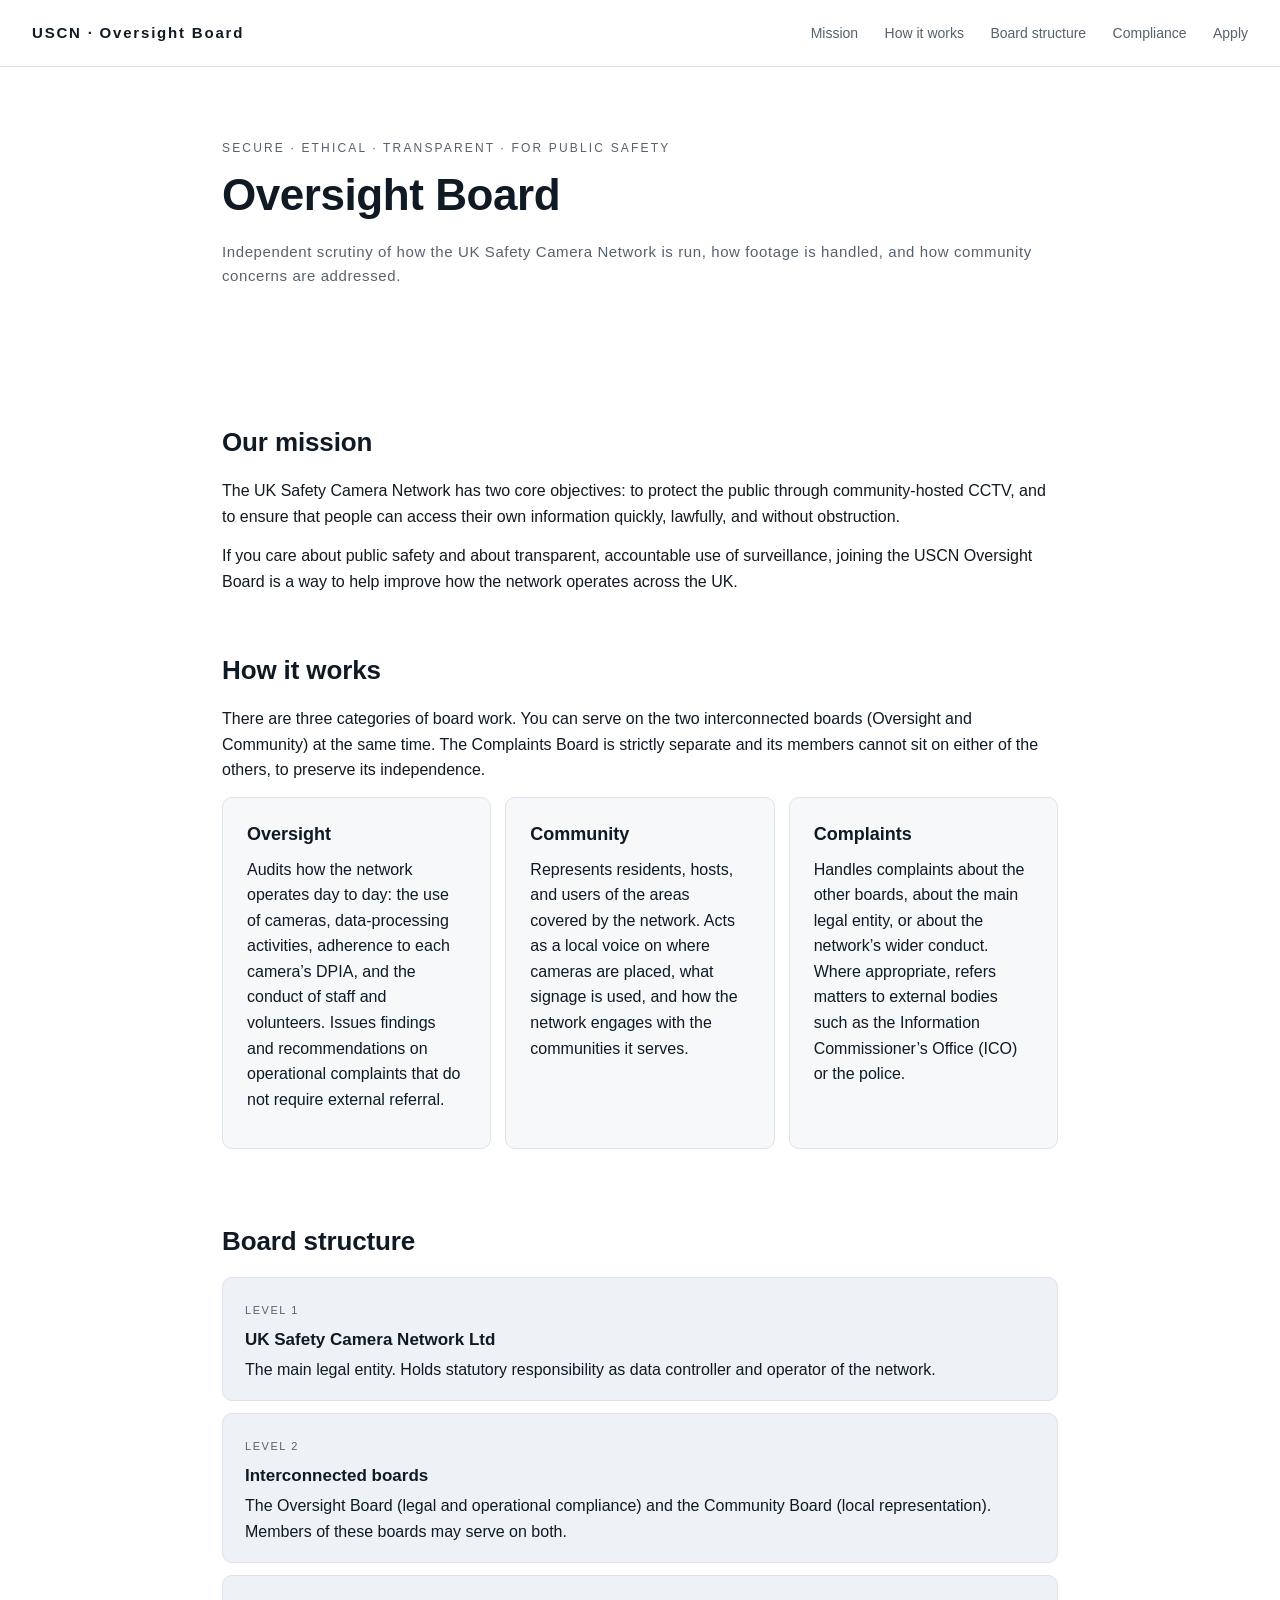
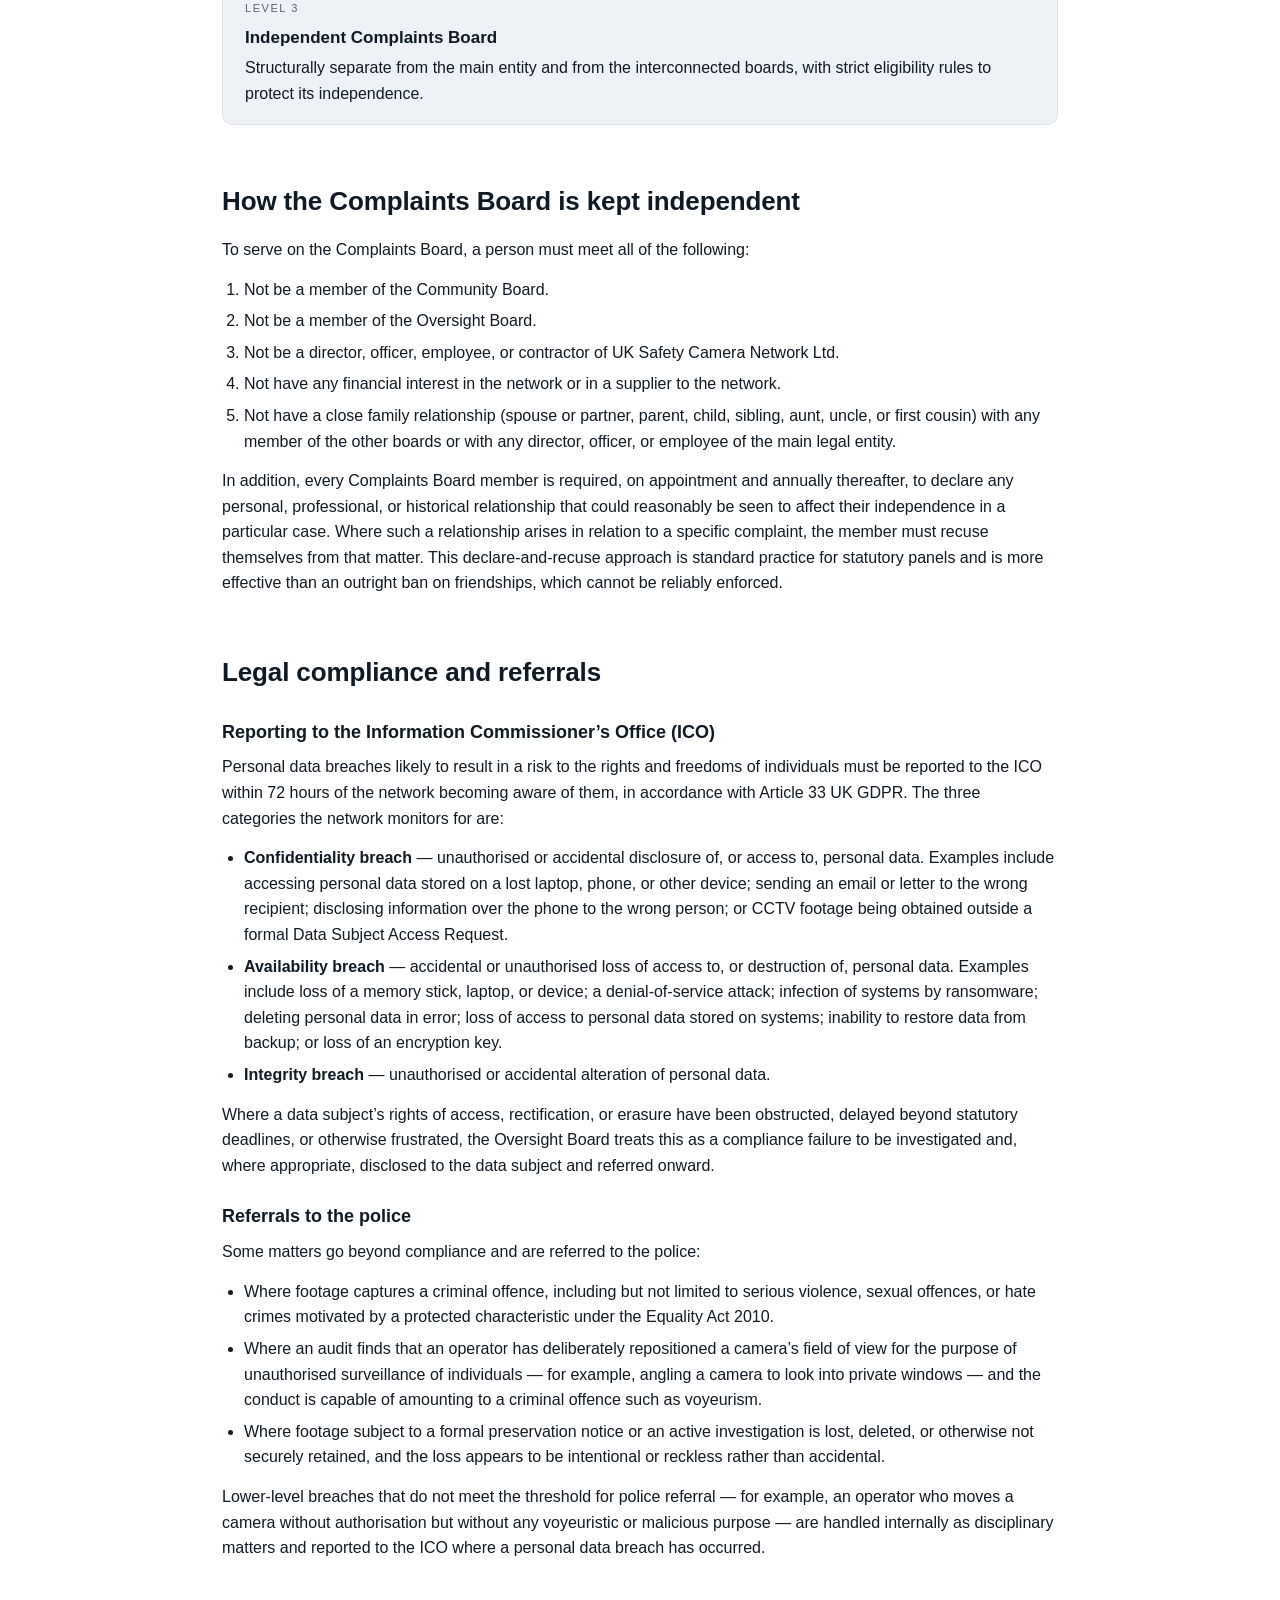
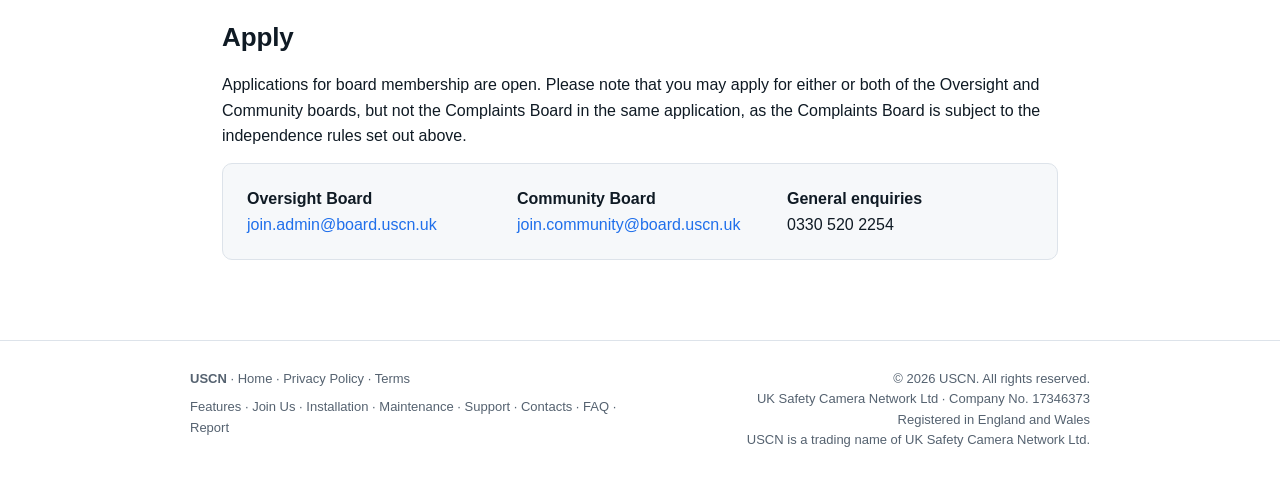
<file: index.html>
<!DOCTYPE html>
<html lang="en">
<head>
<meta charset="UTF-8">
<meta name="viewport" content="width=device-width, initial-scale=1.0">
<title>Oversight Board — UK Safety Camera Network</title>
<style>
  :root {
    --ink: #0f1a24;
    --muted: #556270;
    --line: #dde3ea;
    --accent: #1f6feb;
    --panel: #f6f8fa;
    --panel-strong: #eef2f6;
    --shell: #ffffff;
  }
  * { box-sizing: border-box; }
  html, body { margin: 0; padding: 0; }
  body {
    font-family: -apple-system, BlinkMacSystemFont, "Segoe UI", Roboto, "Helvetica Neue", Arial, sans-serif;
    color: var(--ink);
    background: var(--shell);
    line-height: 1.6;
    -webkit-font-smoothing: antialiased;
  }
  header {
    border-bottom: 1px solid var(--line);
    padding: 20px 32px;
    display: flex;
    align-items: center;
    justify-content: space-between;
    flex-wrap: wrap;
    gap: 12px;
  }
  .brand {
    font-weight: 700;
    letter-spacing: 0.12em;
    font-size: 15px;
  }
  nav a {
    color: var(--muted);
    text-decoration: none;
    margin-left: 22px;
    font-size: 14px;
  }
  nav a:hover { color: var(--ink); }
  .hero {
    padding: 72px 32px 40px;
    max-width: 900px;
    margin: 0 auto;
  }
  .eyebrow {
    text-transform: uppercase;
    letter-spacing: 0.18em;
    font-size: 12px;
    color: var(--muted);
    margin-bottom: 12px;
  }
  h1 {
    font-size: 44px;
    line-height: 1.15;
    margin: 0 0 20px;
    letter-spacing: -0.01em;
  }
  .tagline {
    color: var(--muted);
    font-size: 15px;
    letter-spacing: 0.04em;
  }
  main {
    max-width: 900px;
    margin: 0 auto;
    padding: 24px 32px 80px;
  }
  section { margin-top: 56px; }
  h2 {
    font-size: 26px;
    margin: 0 0 14px;
    letter-spacing: -0.005em;
  }
  h3 {
    font-size: 18px;
    margin: 24px 0 8px;
  }
  p { margin: 0 0 14px; }
  ul, ol { padding-left: 22px; margin: 6px 0 14px; }
  li { margin-bottom: 6px; }
  .card {
    background: var(--panel);
    border: 1px solid var(--line);
    border-radius: 10px;
    padding: 22px 24px;
    margin-bottom: 16px;
  }
  .grid {
    display: grid;
    grid-template-columns: repeat(auto-fit, minmax(240px, 1fr));
    gap: 14px;
  }
  .card h3 { margin-top: 0; }
  .levels {
    counter-reset: level;
    list-style: none;
    padding-left: 0;
  }
  .levels > li {
    counter-increment: level;
    background: var(--panel-strong);
    border: 1px solid var(--line);
    border-radius: 10px;
    padding: 18px 22px;
    margin-bottom: 12px;
    position: relative;
  }
  .levels > li::before {
    content: "Level " counter(level);
    display: inline-block;
    font-size: 11px;
    letter-spacing: 0.14em;
    text-transform: uppercase;
    color: var(--muted);
    margin-bottom: 6px;
  }
  .levels strong { display: block; font-size: 17px; margin-bottom: 4px; }
  .note {
    border-left: 3px solid var(--accent);
    background: #f2f7ff;
    padding: 14px 18px;
    border-radius: 4px;
    color: var(--ink);
    font-size: 15px;
    margin: 10px 0 16px;
  }
  .contact {
    background: var(--panel);
    border: 1px solid var(--line);
    border-radius: 10px;
    padding: 22px 24px;
    display: grid;
    grid-template-columns: repeat(auto-fit, minmax(220px, 1fr));
    gap: 14px 24px;
  }
  .contact a { color: var(--accent); text-decoration: none; }
  .contact a:hover { text-decoration: underline; }
  footer {
    border-top: 1px solid var(--line);
    padding: 28px 32px;
    color: var(--muted);
    font-size: 13px;
    line-height: 1.55;
  }
  .foot-grid {
    max-width: 900px;
    margin: 0 auto;
    display: grid;
    grid-template-columns: 1fr 1fr;
    gap: 18px;
  }
  @media (max-width: 600px) {
    h1 { font-size: 32px; }
    .hero { padding: 48px 24px 24px; }
    main { padding: 16px 24px 60px; }
    header { padding: 16px 24px; }
    nav a { margin-left: 14px; }
    .foot-grid { grid-template-columns: 1fr; }
  }
</style>
</head>
<body>

<header>
  <div class="brand">USCN &middot; Oversight Board</div>
  <nav>
    <a href="#mission">Mission</a>
    <a href="#how">How it works</a>
    <a href="#levels">Board structure</a>
    <a href="#compliance">Compliance</a>
    <a href="#apply">Apply</a>
  </nav>
</header>

<div class="hero">
  <div class="eyebrow">Secure &middot; Ethical &middot; Transparent &middot; For Public Safety</div>
  <h1>Oversight Board</h1>
  <p class="tagline">Independent scrutiny of how the UK Safety Camera Network is run, how footage is handled, and how community concerns are addressed.</p>
</div>

<main>

<section id="mission">
  <h2>Our mission</h2>
  <p>The UK Safety Camera Network has two core objectives: to protect the public through community-hosted CCTV, and to ensure that people can access their own information quickly, lawfully, and without obstruction.</p>
  <p>If you care about public safety and about transparent, accountable use of surveillance, joining the USCN Oversight Board is a way to help improve how the network operates across the UK.</p>
</section>

<section id="how">
  <h2>How it works</h2>
  <p>There are three categories of board work. You can serve on the two interconnected boards (Oversight and Community) at the same time. The Complaints Board is strictly separate and its members cannot sit on either of the others, to preserve its independence.</p>
  <div class="grid">
    <div class="card">
      <h3>Oversight</h3>
      <p>Audits how the network operates day to day: the use of cameras, data-processing activities, adherence to each camera&rsquo;s DPIA, and the conduct of staff and volunteers. Issues findings and recommendations on operational complaints that do not require external referral.</p>
    </div>
    <div class="card">
      <h3>Community</h3>
      <p>Represents residents, hosts, and users of the areas covered by the network. Acts as a local voice on where cameras are placed, what signage is used, and how the network engages with the communities it serves.</p>
    </div>
    <div class="card">
      <h3>Complaints</h3>
      <p>Handles complaints about the other boards, about the main legal entity, or about the network&rsquo;s wider conduct. Where appropriate, refers matters to external bodies such as the Information Commissioner&rsquo;s Office (ICO) or the police.</p>
    </div>
  </div>
</section>

<section id="levels">
  <h2>Board structure</h2>
  <ol class="levels">
    <li>
      <strong>UK Safety Camera Network Ltd</strong>
      The main legal entity. Holds statutory responsibility as data controller and operator of the network.
    </li>
    <li>
      <strong>Interconnected boards</strong>
      The Oversight Board (legal and operational compliance) and the Community Board (local representation). Members of these boards may serve on both.
    </li>
    <li>
      <strong>Independent Complaints Board</strong>
      Structurally separate from the main entity and from the interconnected boards, with strict eligibility rules to protect its independence.
    </li>
  </ol>
</section>

<section id="independence">
  <h2>How the Complaints Board is kept independent</h2>
  <p>To serve on the Complaints Board, a person must meet all of the following:</p>
  <ol>
    <li>Not be a member of the Community Board.</li>
    <li>Not be a member of the Oversight Board.</li>
    <li>Not be a director, officer, employee, or contractor of UK Safety Camera Network Ltd.</li>
    <li>Not have any financial interest in the network or in a supplier to the network.</li>
    <li>Not have a close family relationship (spouse or partner, parent, child, sibling, aunt, uncle, or first cousin) with any member of the other boards or with any director, officer, or employee of the main legal entity.</li>
  </ol>
  <p>In addition, every Complaints Board member is required, on appointment and annually thereafter, to declare any personal, professional, or historical relationship that could reasonably be seen to affect their independence in a particular case. Where such a relationship arises in relation to a specific complaint, the member must recuse themselves from that matter. This declare-and-recuse approach is standard practice for statutory panels and is more effective than an outright ban on friendships, which cannot be reliably enforced.</p>
</section>

<section id="compliance">
  <h2>Legal compliance and referrals</h2>

  <h3>Reporting to the Information Commissioner&rsquo;s Office (ICO)</h3>
  <p>Personal data breaches likely to result in a risk to the rights and freedoms of individuals must be reported to the ICO within 72 hours of the network becoming aware of them, in accordance with Article 33 UK GDPR. The three categories the network monitors for are:</p>
  <ul>
    <li><strong>Confidentiality breach</strong> &mdash; unauthorised or accidental disclosure of, or access to, personal data. Examples include accessing personal data stored on a lost laptop, phone, or other device; sending an email or letter to the wrong recipient; disclosing information over the phone to the wrong person; or CCTV footage being obtained outside a formal Data Subject Access Request.</li>
    <li><strong>Availability breach</strong> &mdash; accidental or unauthorised loss of access to, or destruction of, personal data. Examples include loss of a memory stick, laptop, or device; a denial-of-service attack; infection of systems by ransomware; deleting personal data in error; loss of access to personal data stored on systems; inability to restore data from backup; or loss of an encryption key.</li>
    <li><strong>Integrity breach</strong> &mdash; unauthorised or accidental alteration of personal data.</li>
  </ul>
  <p>Where a data subject&rsquo;s rights of access, rectification, or erasure have been obstructed, delayed beyond statutory deadlines, or otherwise frustrated, the Oversight Board treats this as a compliance failure to be investigated and, where appropriate, disclosed to the data subject and referred onward.</p>

  <h3>Referrals to the police</h3>
  <p>Some matters go beyond compliance and are referred to the police:</p>
  <ul>
    <li>Where footage captures a criminal offence, including but not limited to serious violence, sexual offences, or hate crimes motivated by a protected characteristic under the Equality Act 2010.</li>
    <li>Where an audit finds that an operator has deliberately repositioned a camera&rsquo;s field of view for the purpose of unauthorised surveillance of individuals &mdash; for example, angling a camera to look into private windows &mdash; and the conduct is capable of amounting to a criminal offence such as voyeurism.</li>
    <li>Where footage subject to a formal preservation notice or an active investigation is lost, deleted, or otherwise not securely retained, and the loss appears to be intentional or reckless rather than accidental.</li>
  </ul>
  <p>Lower-level breaches that do not meet the threshold for police referral &mdash; for example, an operator who moves a camera without authorisation but without any voyeuristic or malicious purpose &mdash; are handled internally as disciplinary matters and reported to the ICO where a personal data breach has occurred.</p>
</section>

<section id="apply">
  <h2>Apply</h2>
  <p>Applications for board membership are open. Please note that you may apply for either or both of the Oversight and Community boards, but not the Complaints Board in the same application, as the Complaints Board is subject to the independence rules set out above.</p>
  <div class="contact">
    <div>
      <strong>Oversight Board</strong><br>
      <a href="mailto:join.admin@board.uscn.uk">join.admin@board.uscn.uk</a>
    </div>
    <div>
      <strong>Community Board</strong><br>
      <a href="mailto:join.community@board.uscn.uk">join.community@board.uscn.uk</a>
    </div>
    <div>
      <strong>General enquiries</strong><br>
      0330 520 2254
    </div>
  </div>
</section>

</main>

<footer>
  <div class="foot-grid">
    <div>
      <div><strong>USCN</strong> &middot; Home &middot; Privacy Policy &middot; Terms</div>
      <div style="margin-top: 8px;">Features &middot; Join Us &middot; Installation &middot; Maintenance &middot; Support &middot; Contacts &middot; FAQ &middot; Report</div>
    </div>
    <div style="text-align: right;">
      &copy; 2026 USCN. All rights reserved.<br>
      UK Safety Camera Network Ltd &middot; Company No. 17346373<br>
      Registered in England and Wales<br>
      USCN is a trading name of UK Safety Camera Network Ltd.
    </div>
  </div>
</footer>

</body>
</html>
</file>
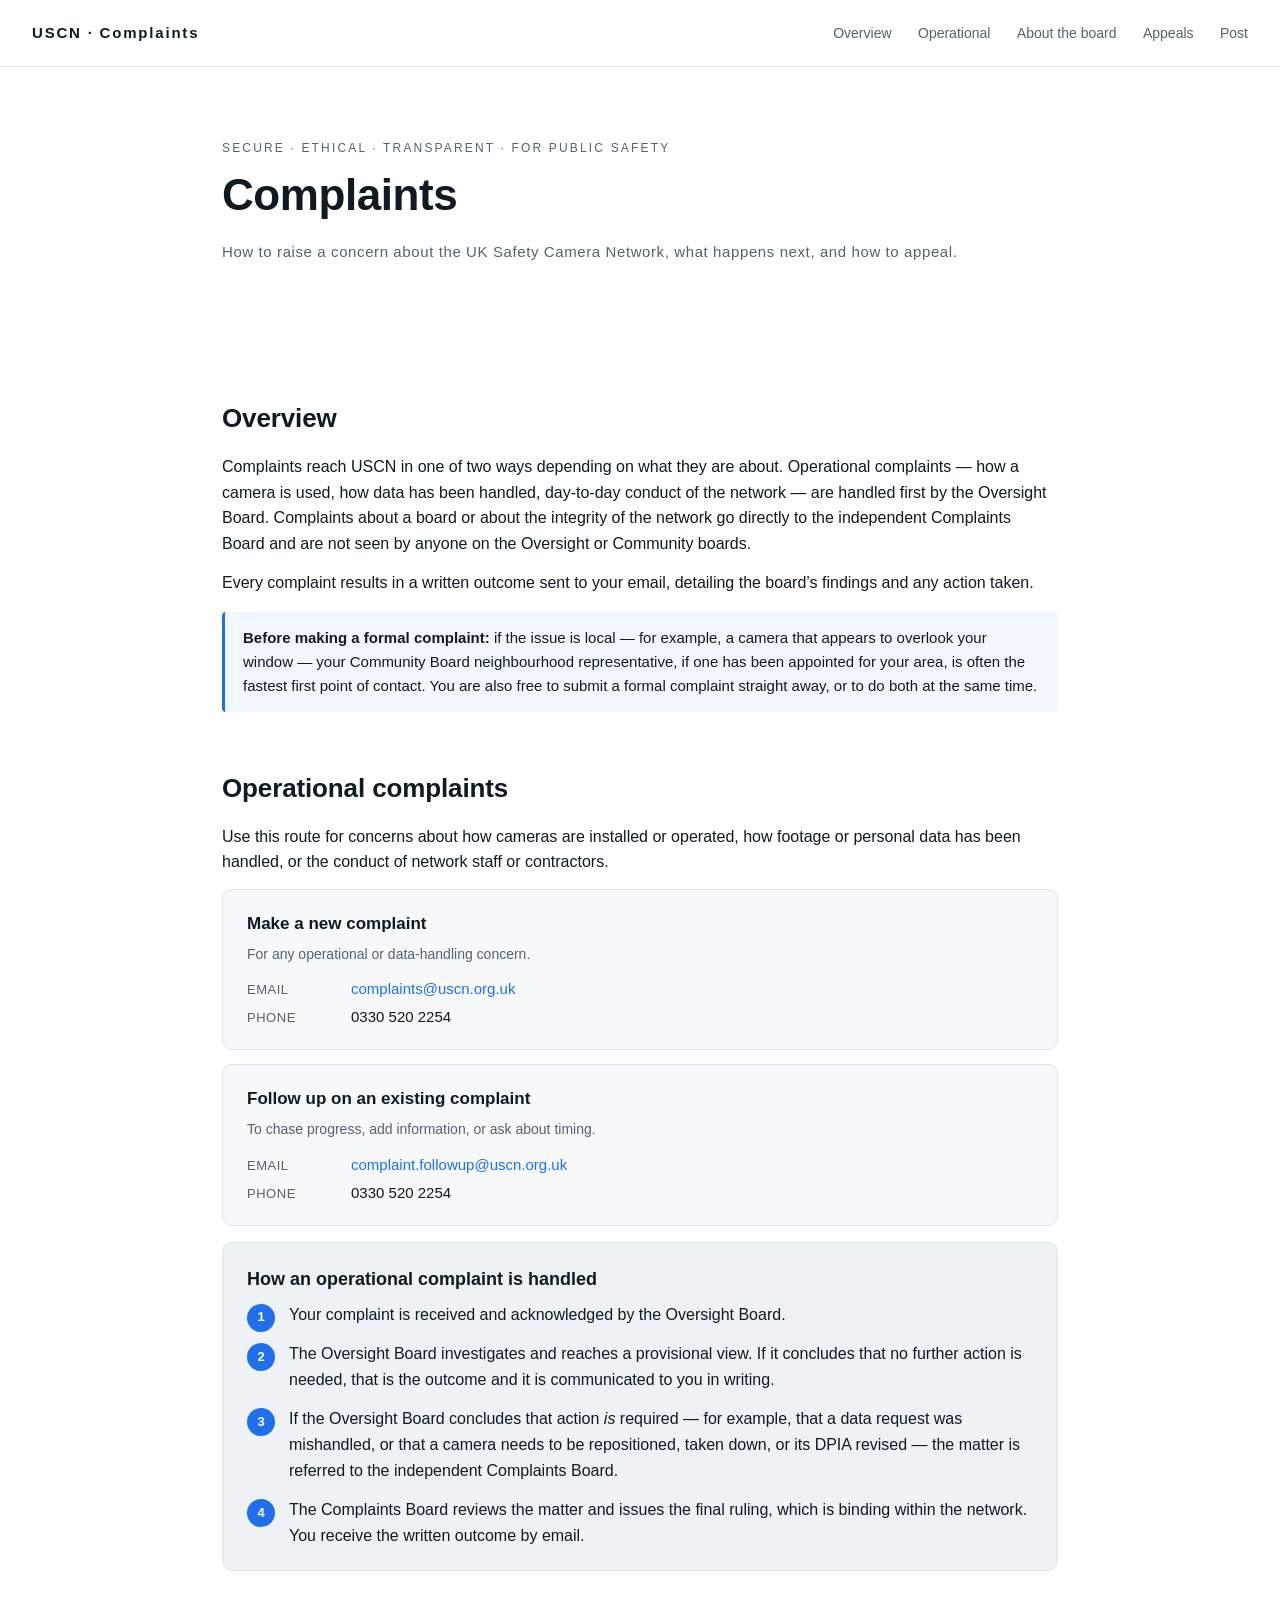
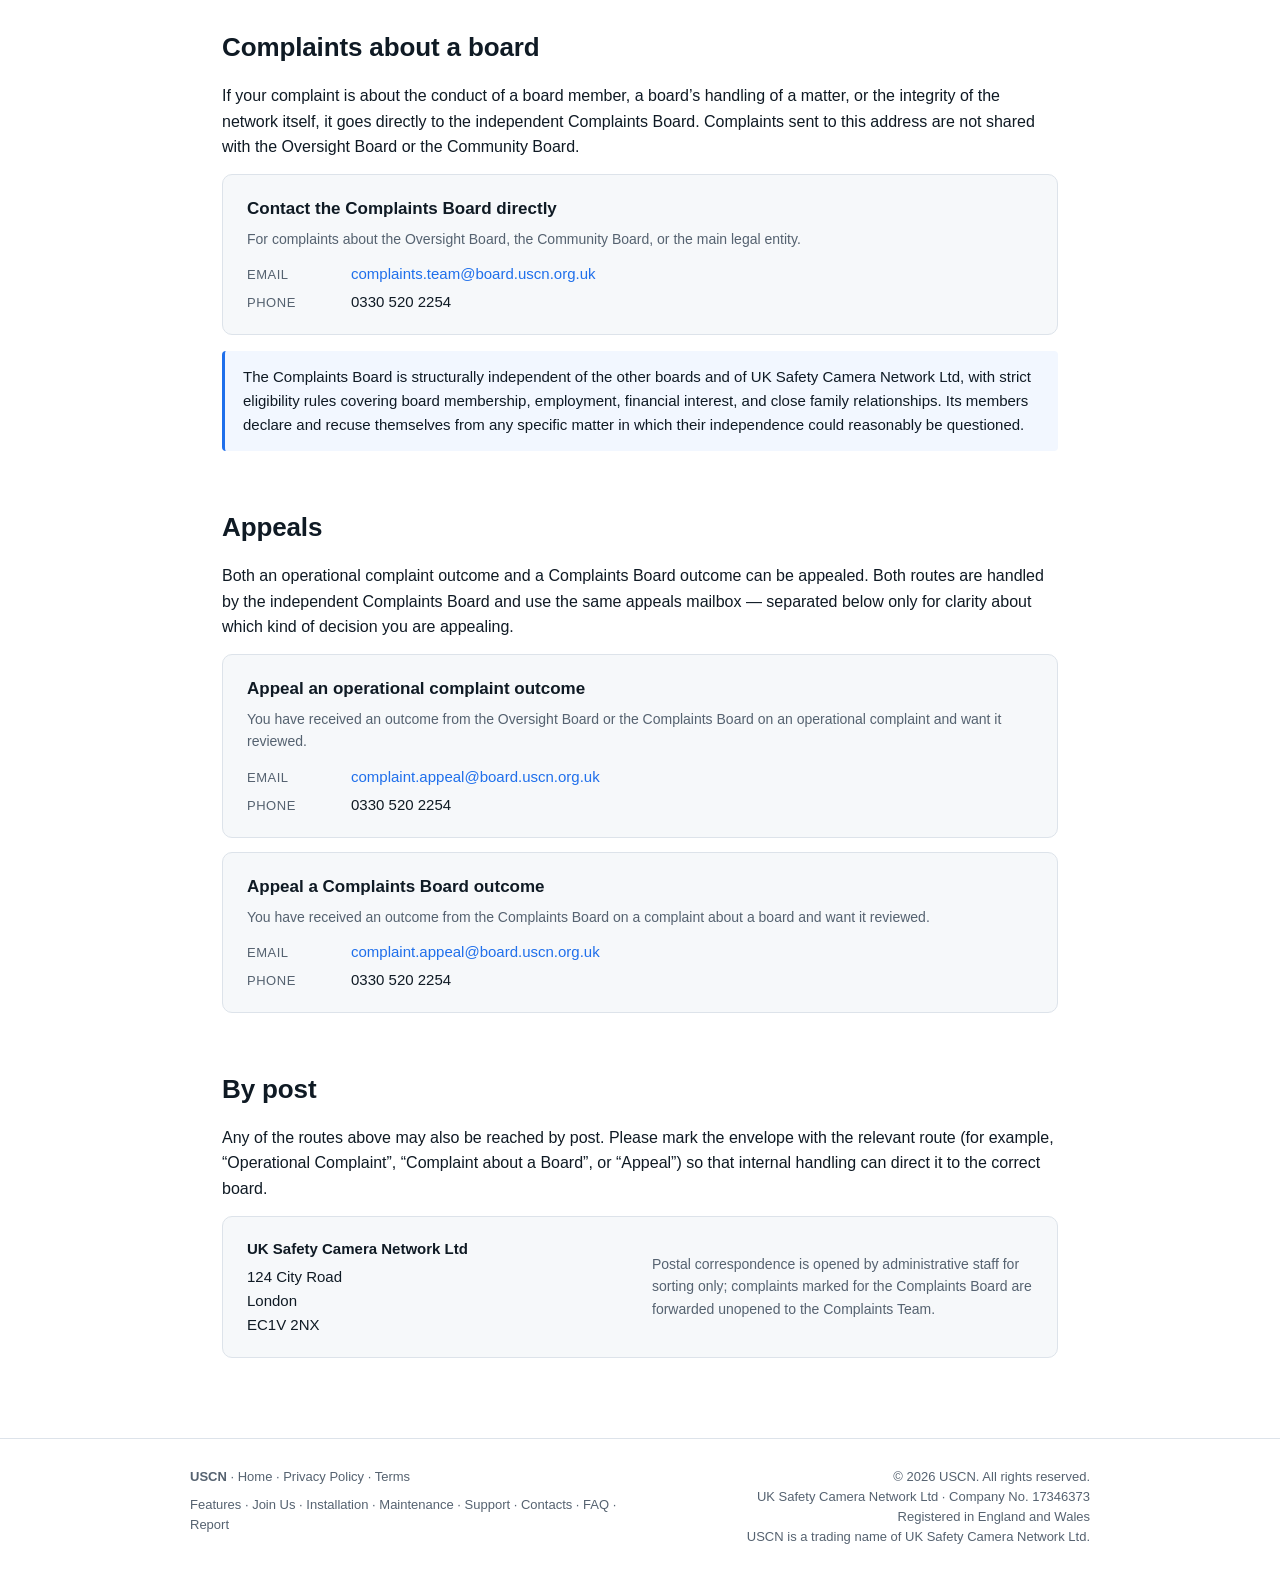
<file: complaints.html>
<!DOCTYPE html>
<html lang="en">
<head>
<meta charset="UTF-8">
<meta name="viewport" content="width=device-width, initial-scale=1.0">
<title>Complaints — UK Safety Camera Network</title>
<style>
  :root {
    --ink: #0f1a24;
    --muted: #556270;
    --line: #dde3ea;
    --accent: #1f6feb;
    --panel: #f6f8fa;
    --panel-strong: #eef2f6;
    --shell: #ffffff;
  }
  * { box-sizing: border-box; }
  html, body { margin: 0; padding: 0; }
  body {
    font-family: -apple-system, BlinkMacSystemFont, "Segoe UI", Roboto, "Helvetica Neue", Arial, sans-serif;
    color: var(--ink);
    background: var(--shell);
    line-height: 1.6;
    -webkit-font-smoothing: antialiased;
  }
  header {
    border-bottom: 1px solid var(--line);
    padding: 20px 32px;
    display: flex;
    align-items: center;
    justify-content: space-between;
    flex-wrap: wrap;
    gap: 12px;
  }
  .brand {
    font-weight: 700;
    letter-spacing: 0.12em;
    font-size: 15px;
  }
  nav a {
    color: var(--muted);
    text-decoration: none;
    margin-left: 22px;
    font-size: 14px;
  }
  nav a:hover { color: var(--ink); }
  .hero {
    padding: 72px 32px 40px;
    max-width: 900px;
    margin: 0 auto;
  }
  .eyebrow {
    text-transform: uppercase;
    letter-spacing: 0.18em;
    font-size: 12px;
    color: var(--muted);
    margin-bottom: 12px;
  }
  h1 {
    font-size: 44px;
    line-height: 1.15;
    margin: 0 0 20px;
    letter-spacing: -0.01em;
  }
  .tagline {
    color: var(--muted);
    font-size: 15px;
    letter-spacing: 0.04em;
  }
  main {
    max-width: 900px;
    margin: 0 auto;
    padding: 24px 32px 80px;
  }
  section { margin-top: 56px; }
  h2 {
    font-size: 26px;
    margin: 0 0 14px;
    letter-spacing: -0.005em;
  }
  h3 {
    font-size: 18px;
    margin: 24px 0 8px;
  }
  p { margin: 0 0 14px; }
  ul, ol { padding-left: 22px; margin: 6px 0 14px; }
  li { margin-bottom: 6px; }
  .route {
    background: var(--panel);
    border: 1px solid var(--line);
    border-radius: 10px;
    padding: 20px 24px;
    margin-bottom: 14px;
  }
  .route h3 {
    margin: 0 0 6px;
    font-size: 17px;
  }
  .route .use {
    color: var(--muted);
    font-size: 14px;
    margin-bottom: 12px;
  }
  .route dl {
    margin: 0;
    display: grid;
    grid-template-columns: 90px 1fr;
    row-gap: 4px;
    column-gap: 14px;
    font-size: 15px;
  }
  .route dt {
    color: var(--muted);
    font-size: 13px;
    letter-spacing: 0.04em;
    text-transform: uppercase;
    padding-top: 3px;
  }
  .route dd { margin: 0; }
  .route a { color: var(--accent); text-decoration: none; word-break: break-word; }
  .route a:hover { text-decoration: underline; }
  .flow {
    background: var(--panel-strong);
    border: 1px solid var(--line);
    border-radius: 10px;
    padding: 22px 24px;
    margin-top: 16px;
  }
  .flow ol {
    counter-reset: step;
    list-style: none;
    padding-left: 0;
    margin: 0;
  }
  .flow ol > li {
    counter-increment: step;
    padding-left: 42px;
    position: relative;
    margin-bottom: 14px;
  }
  .flow ol > li:last-child { margin-bottom: 0; }
  .flow ol > li::before {
    content: counter(step);
    position: absolute;
    left: 0;
    top: 2px;
    width: 28px;
    height: 28px;
    border-radius: 50%;
    background: var(--accent);
    color: #fff;
    font-size: 13px;
    font-weight: 600;
    display: flex;
    align-items: center;
    justify-content: center;
  }
  .callout {
    border-left: 3px solid var(--accent);
    background: #f2f7ff;
    padding: 14px 18px;
    border-radius: 4px;
    font-size: 15px;
    margin: 16px 0;
  }
  .postal {
    background: var(--panel);
    border: 1px solid var(--line);
    border-radius: 10px;
    padding: 20px 24px;
    display: grid;
    grid-template-columns: 1fr 1fr;
    gap: 14px 24px;
    font-size: 15px;
    align-items: center;
  }
  .postal strong { display: block; margin-bottom: 4px; }
  footer {
    border-top: 1px solid var(--line);
    padding: 28px 32px;
    color: var(--muted);
    font-size: 13px;
    line-height: 1.55;
  }
  .foot-grid {
    max-width: 900px;
    margin: 0 auto;
    display: grid;
    grid-template-columns: 1fr 1fr;
    gap: 18px;
  }
  @media (max-width: 600px) {
    h1 { font-size: 32px; }
    .hero { padding: 48px 24px 24px; }
    main { padding: 16px 24px 60px; }
    header { padding: 16px 24px; }
    nav a { margin-left: 14px; }
    .foot-grid, .postal { grid-template-columns: 1fr; }
    .route dl { grid-template-columns: 74px 1fr; }
  }
</style>
</head>
<body>

<header>
  <div class="brand">USCN &middot; Complaints</div>
  <nav>
    <a href="#overview">Overview</a>
    <a href="#operational">Operational</a>
    <a href="#board">About the board</a>
    <a href="#appeals">Appeals</a>
    <a href="#post">Post</a>
  </nav>
</header>

<div class="hero">
  <div class="eyebrow">Secure &middot; Ethical &middot; Transparent &middot; For Public Safety</div>
  <h1>Complaints</h1>
  <p class="tagline">How to raise a concern about the UK Safety Camera Network, what happens next, and how to appeal.</p>
</div>

<main>

<section id="overview">
  <h2>Overview</h2>
  <p>Complaints reach USCN in one of two ways depending on what they are about. Operational complaints &mdash; how a camera is used, how data has been handled, day-to-day conduct of the network &mdash; are handled first by the Oversight Board. Complaints about a board or about the integrity of the network go directly to the independent Complaints Board and are not seen by anyone on the Oversight or Community boards.</p>
  <p>Every complaint results in a written outcome sent to your email, detailing the board&rsquo;s findings and any action taken.</p>
  <div class="callout">
    <strong>Before making a formal complaint:</strong> if the issue is local &mdash; for example, a camera that appears to overlook your window &mdash; your Community Board neighbourhood representative, if one has been appointed for your area, is often the fastest first point of contact. You are also free to submit a formal complaint straight away, or to do both at the same time.
  </div>
</section>

<section id="operational">
  <h2>Operational complaints</h2>
  <p>Use this route for concerns about how cameras are installed or operated, how footage or personal data has been handled, or the conduct of network staff or contractors.</p>

  <div class="route">
    <h3>Make a new complaint</h3>
    <div class="use">For any operational or data-handling concern.</div>
    <dl>
      <dt>Email</dt>   <dd><a href="mailto:complaints@uscn.org.uk">complaints@uscn.org.uk</a></dd>
      <dt>Phone</dt>   <dd>0330 520 2254</dd>
    </dl>
  </div>

  <div class="route">
    <h3>Follow up on an existing complaint</h3>
    <div class="use">To chase progress, add information, or ask about timing.</div>
    <dl>
      <dt>Email</dt>   <dd><a href="mailto:complaint.followup@uscn.org.uk">complaint.followup@uscn.org.uk</a></dd>
      <dt>Phone</dt>   <dd>0330 520 2254</dd>
    </dl>
  </div>

  <div class="flow">
    <h3 style="margin-top: 0;">How an operational complaint is handled</h3>
    <ol>
      <li>Your complaint is received and acknowledged by the Oversight Board.</li>
      <li>The Oversight Board investigates and reaches a provisional view. If it concludes that no further action is needed, that is the outcome and it is communicated to you in writing.</li>
      <li>If the Oversight Board concludes that action <em>is</em> required &mdash; for example, that a data request was mishandled, or that a camera needs to be repositioned, taken down, or its DPIA revised &mdash; the matter is referred to the independent Complaints Board.</li>
      <li>The Complaints Board reviews the matter and issues the final ruling, which is binding within the network. You receive the written outcome by email.</li>
    </ol>
  </div>
</section>

<section id="board">
  <h2>Complaints about a board</h2>
  <p>If your complaint is about the conduct of a board member, a board&rsquo;s handling of a matter, or the integrity of the network itself, it goes directly to the independent Complaints Board. Complaints sent to this address are not shared with the Oversight Board or the Community Board.</p>

  <div class="route">
    <h3>Contact the Complaints Board directly</h3>
    <div class="use">For complaints about the Oversight Board, the Community Board, or the main legal entity.</div>
    <dl>
      <dt>Email</dt>   <dd><a href="mailto:complaints.team@board.uscn.org.uk">complaints.team@board.uscn.org.uk</a></dd>
      <dt>Phone</dt>   <dd>0330 520 2254</dd>
    </dl>
  </div>

  <div class="callout">
    The Complaints Board is structurally independent of the other boards and of UK Safety Camera Network Ltd, with strict eligibility rules covering board membership, employment, financial interest, and close family relationships. Its members declare and recuse themselves from any specific matter in which their independence could reasonably be questioned.
  </div>
</section>

<section id="appeals">
  <h2>Appeals</h2>
  <p>Both an operational complaint outcome and a Complaints Board outcome can be appealed. Both routes are handled by the independent Complaints Board and use the same appeals mailbox &mdash; separated below only for clarity about which kind of decision you are appealing.</p>

  <div class="route">
    <h3>Appeal an operational complaint outcome</h3>
    <div class="use">You have received an outcome from the Oversight Board or the Complaints Board on an operational complaint and want it reviewed.</div>
    <dl>
      <dt>Email</dt>   <dd><a href="mailto:complaint.appeal@board.uscn.org.uk">complaint.appeal@board.uscn.org.uk</a></dd>
      <dt>Phone</dt>   <dd>0330 520 2254</dd>
    </dl>
  </div>

  <div class="route">
    <h3>Appeal a Complaints Board outcome</h3>
    <div class="use">You have received an outcome from the Complaints Board on a complaint about a board and want it reviewed.</div>
    <dl>
      <dt>Email</dt>   <dd><a href="mailto:complaint.appeal@board.uscn.org.uk">complaint.appeal@board.uscn.org.uk</a></dd>
      <dt>Phone</dt>   <dd>0330 520 2254</dd>
    </dl>
  </div>
</section>

<section id="post">
  <h2>By post</h2>
  <p>Any of the routes above may also be reached by post. Please mark the envelope with the relevant route (for example, &ldquo;Operational Complaint&rdquo;, &ldquo;Complaint about a Board&rdquo;, or &ldquo;Appeal&rdquo;) so that internal handling can direct it to the correct board.</p>
  <div class="postal">
    <div>
      <strong>UK Safety Camera Network Ltd</strong>
      124 City Road<br>
      London<br>
      EC1V 2NX
    </div>
    <div style="color: var(--muted); font-size: 14px;">
      Postal correspondence is opened by administrative staff for sorting only; complaints marked for the Complaints Board are forwarded unopened to the Complaints Team.
    </div>
  </div>
</section>

</main>

<footer>
  <div class="foot-grid">
    <div>
      <div><strong>USCN</strong> &middot; Home &middot; Privacy Policy &middot; Terms</div>
      <div style="margin-top: 8px;">Features &middot; Join Us &middot; Installation &middot; Maintenance &middot; Support &middot; Contacts &middot; FAQ &middot; Report</div>
    </div>
    <div style="text-align: right;">
      &copy; 2026 USCN. All rights reserved.<br>
      UK Safety Camera Network Ltd &middot; Company No. 17346373<br>
      Registered in England and Wales<br>
      USCN is a trading name of UK Safety Camera Network Ltd.
    </div>
  </div>
</footer>

</body>
</html>
</file>
